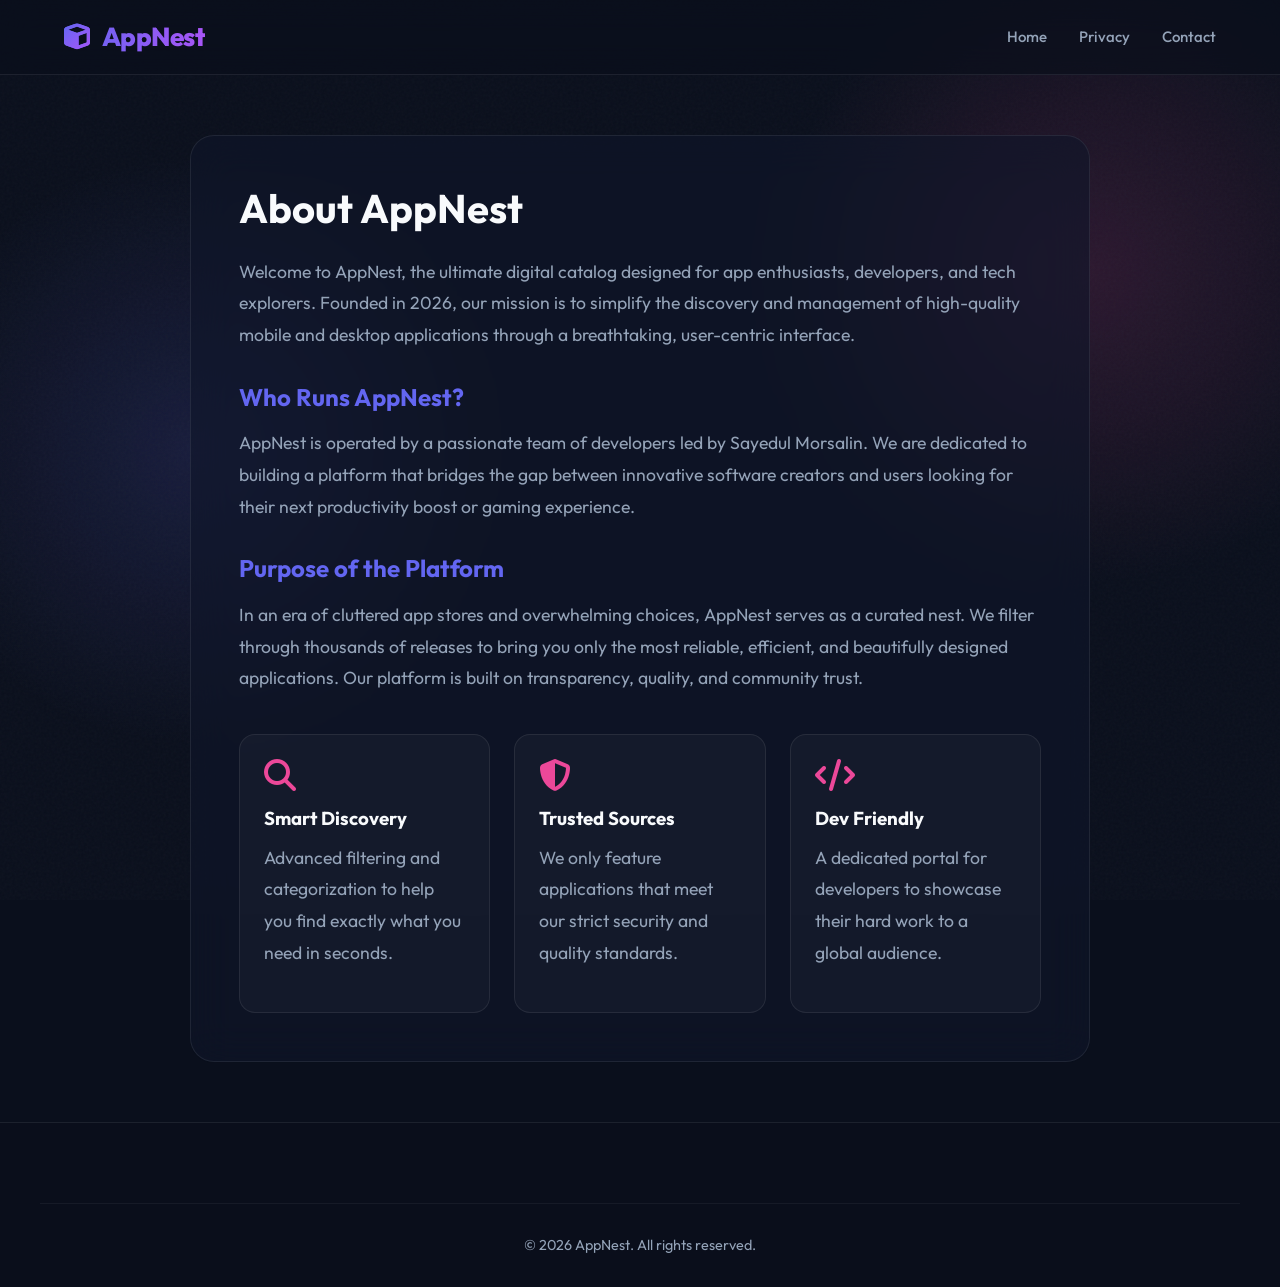
<file: about.html>
<!DOCTYPE html>
<html lang="en">
<head>
    <meta charset="UTF-8">
    <meta name="viewport" content="width=device-width, initial-scale=1.0">
    <title>About Us - AppNest</title>
    <meta name="description" content="Learn more about AppNest - your premium destination for discovering and managing the best applications.">
    <link rel="stylesheet" href="https://cdnjs.cloudflare.com/ajax/libs/font-awesome/6.4.0/css/all.min.css">
    <link rel="stylesheet" href="styles.css">
    <style>
        .about-section {
            max-width: 900px;
            margin: 60px auto;
            background: var(--bg-card);
            border: 1px solid var(--glass-border);
            border-radius: 24px;
            padding: 48px;
            backdrop-filter: blur(20px);
        }
        .about-section h1 { margin-bottom: 24px; font-size: 2.5rem; }
        .about-section h2 { margin-top: 32px; margin-bottom: 16px; color: var(--primary); }
        .about-section p { margin-bottom: 20px; color: var(--text-muted); line-height: 1.8; font-size: 1.1rem; }
        .platform-vision {
            display: grid;
            grid-template-columns: repeat(auto-fit, minmax(250px, 1fr));
            gap: 24px;
            margin-top: 40px;
        }
        .vision-card {
            background: rgba(255, 255, 255, 0.03);
            border: 1px solid var(--glass-border);
            padding: 24px;
            border-radius: 16px;
        }
        .vision-card i { font-size: 2rem; color: var(--secondary); margin-bottom: 16px; }
        .vision-card h3 { margin-bottom: 12px; }
    </style>
</head>
<body>
    <div class="bg-mesh"></div>
    
    <header>
        <div class="container">
            <nav class="navbar">
                <a href="index.html" class="logo">
                    <i class="fas fa-cube"></i>
                    <span>AppNest</span>
                </a>
                <div class="nav-links">
                    <a href="index.html">Home</a>
                    <a href="legal/privacy.html">Privacy</a>
                    <a href="contact.html">Contact</a>
                </div>
            </nav>
        </div>
    </header>

    <main class="container">
        <div class="about-section">
            <h1>About AppNest</h1>
            <p>Welcome to AppNest, the ultimate digital catalog designed for app enthusiasts, developers, and tech explorers. Founded in 2026, our mission is to simplify the discovery and management of high-quality mobile and desktop applications through a breathtaking, user-centric interface.</p>
            
            <h2>Who Runs AppNest?</h2>
            <p>AppNest is operated by a passionate team of developers led by Sayedul Morsalin. We are dedicated to building a platform that bridges the gap between innovative software creators and users looking for their next productivity boost or gaming experience.</p>
            
            <h2>Purpose of the Platform</h2>
            <p>In an era of cluttered app stores and overwhelming choices, AppNest serves as a curated nest. We filter through thousands of releases to bring you only the most reliable, efficient, and beautifully designed applications. Our platform is built on transparency, quality, and community trust.</p>

            <div class="platform-vision">
                <div class="vision-card">
                    <i class="fas fa-search"></i>
                    <h3>Smart Discovery</h3>
                    <p>Advanced filtering and categorization to help you find exactly what you need in seconds.</p>
                </div>
                <div class="vision-card">
                    <i class="fas fa-shield-halved"></i>
                    <h3>Trusted Sources</h3>
                    <p>We only feature applications that meet our strict security and quality standards.</p>
                </div>
                <div class="vision-card">
                    <i class="fas fa-code"></i>
                    <h3>Dev Friendly</h3>
                    <p>A dedicated portal for developers to showcase their hard work to a global audience.</p>
                </div>
            </div>
        </div>
    </main>

    <footer style="margin-top: 40px;">
        <div class="container copyright">
            <p>&copy; 2026 AppNest. All rights reserved.</p>
        </div>
    </footer>
</body>
</html>
</file>
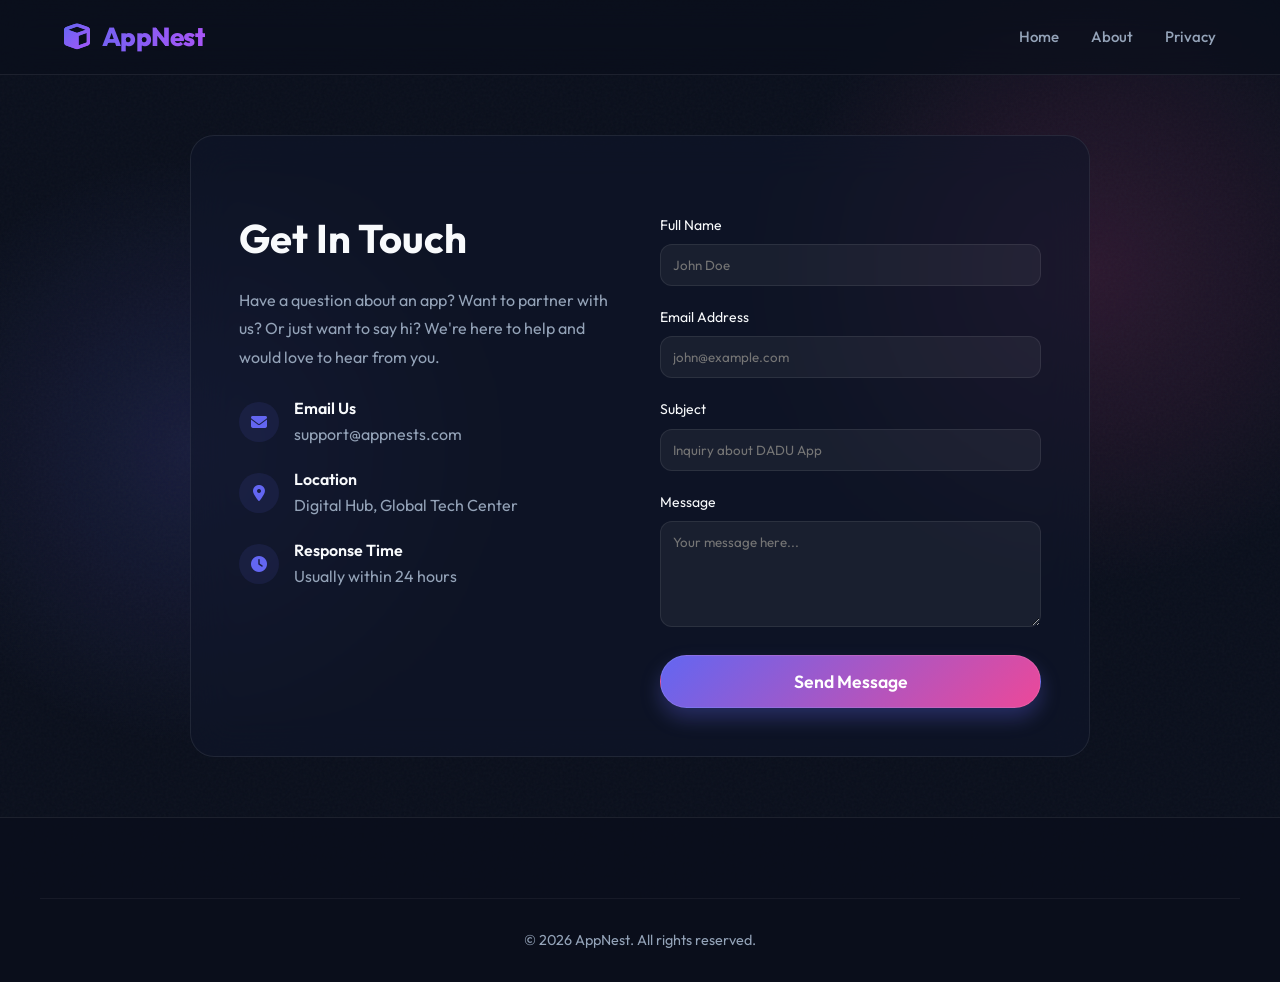
<file: contact.html>
<!DOCTYPE html>
<html lang="en">
<head>
    <meta charset="UTF-8">
    <meta name="viewport" content="width=device-width, initial-scale=1.0">
    <title>Contact Us - AppNest</title>
    <meta name="description" content="Get in touch with the AppNest team for support, feedback, or developer inquiries.">
    <link rel="stylesheet" href="https://cdnjs.cloudflare.com/ajax/libs/font-awesome/6.4.0/css/all.min.css">
    <link rel="stylesheet" href="styles.css">
    <style>
        .contact-section {
            max-width: 900px;
            margin: 60px auto;
            background: var(--bg-card);
            border: 1px solid var(--glass-border);
            border-radius: 24px;
            padding: 48px;
            backdrop-filter: blur(20px);
        }
        .contact-grid {
            display: grid;
            grid-template-columns: 1fr 1fr;
            gap: 40px;
            margin-top: 30px;
        }
        .contact-info h1 { margin-bottom: 24px; font-size: 2.5rem; }
        .contact-info p { margin-bottom: 24px; color: var(--text-muted); line-height: 1.8; }
        .info-item { display: flex; align-items: center; gap: 15px; margin-bottom: 20px; }
        .info-item i { width: 40px; height: 40px; background: rgba(99, 102, 241, 0.1); color: var(--primary); border-radius: 50%; display: flex; align-items: center; justify-content: center; }
        
        .contact-form .form-group { margin-bottom: 20px; }
        .contact-form label { display: block; margin-bottom: 8px; font-size: 14px; }
        .contact-form input, .contact-form textarea {
            width: 100%;
            padding: 12px;
            background: rgba(255, 255, 255, 0.05);
            border: 1px solid var(--glass-border);
            border-radius: 12px;
            color: #fff;
            outline: none;
        }
        .contact-form input:focus, .contact-form textarea:focus { border-color: var(--primary); }
        .submit-btn { width: 100%; cursor: pointer; }

        @media (max-width: 768px) {
            .contact-grid { grid-template-columns: 1fr; }
        }
    </style>
</head>
<body>
    <div class="bg-mesh"></div>
    
    <header>
        <div class="container">
            <nav class="navbar">
                <a href="index.html" class="logo">
                    <i class="fas fa-cube"></i>
                    <span>AppNest</span>
                </a>
                <div class="nav-links">
                    <a href="index.html">Home</a>
                    <a href="about.html">About</a>
                    <a href="legal/privacy.html">Privacy</a>
                </div>
            </nav>
        </div>
    </header>

    <main class="container">
        <div class="contact-section">
            <div class="contact-grid">
                <div class="contact-info">
                    <h1>Get In Touch</h1>
                    <p>Have a question about an app? Want to partner with us? Or just want to say hi? We're here to help and would love to hear from you.</p>
                    
                    <div class="info-item">
                        <i class="fas fa-envelope"></i>
                        <div>
                            <div style="font-weight: 600;">Email Us</div>
                            <div style="color: var(--text-muted);">support@appnests.com</div>
                        </div>
                    </div>
                    <div class="info-item">
                        <i class="fas fa-location-dot"></i>
                        <div>
                            <div style="font-weight: 600;">Location</div>
                            <div style="color: var(--text-muted);">Digital Hub, Global Tech Center</div>
                        </div>
                    </div>
                    <div class="info-item">
                        <i class="fas fa-clock"></i>
                        <div>
                            <div style="font-weight: 600;">Response Time</div>
                            <div style="color: var(--text-muted);">Usually within 24 hours</div>
                        </div>
                    </div>
                </div>

                <div class="contact-form">
                    <form onsubmit="event.preventDefault(); alert('Message sent! We will get back to you soon.');">
                        <div class="form-group">
                            <label>Full Name</label>
                            <input type="text" placeholder="John Doe" required>
                        </div>
                        <div class="form-group">
                            <label>Email Address</label>
                            <input type="email" placeholder="john@example.com" required>
                        </div>
                        <div class="form-group">
                            <label>Subject</label>
                            <input type="text" placeholder="Inquiry about DADU App" required>
                        </div>
                        <div class="form-group">
                            <label>Message</label>
                            <textarea rows="5" placeholder="Your message here..." required></textarea>
                        </div>
                        <button type="submit" class="cta-button submit-btn">Send Message</button>
                    </form>
                </div>
            </div>
        </div>
    </main>

    <footer style="margin-top: 40px;">
        <div class="container copyright">
            <p>&copy; 2026 AppNest. All rights reserved.</p>
        </div>
    </footer>
</body>
</html>
</file>
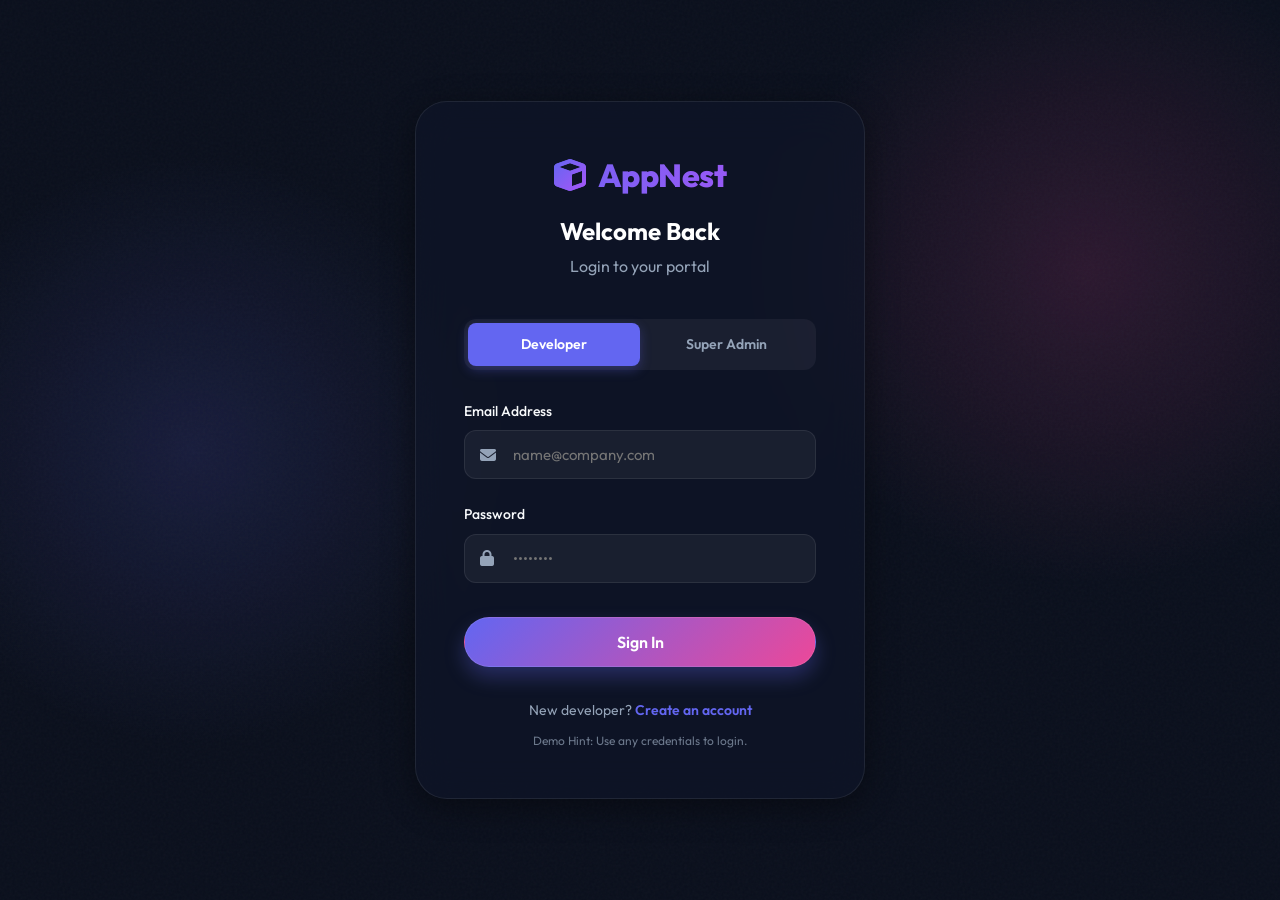
<file: dev-dashboard.html>
<!DOCTYPE html>
<html lang="en">
<head>
    <meta charset="UTF-8">
    <meta name="viewport" content="width=device-width, initial-scale=1.0">
    <title>Developer Dashboard - AppNest</title>
    <link rel="stylesheet" href="https://cdnjs.cloudflare.com/ajax/libs/font-awesome/6.4.0/css/all.min.css">
    <link rel="stylesheet" href="styles.css">
    <style>
        :root {
            --sidebar-width: 260px;
        }

        body {
            display: flex;
            min-height: 100vh;
        }

        /* Sidebar */
        .sidebar {
            width: var(--sidebar-width);
            background: rgba(10, 15, 28, 0.95);
            backdrop-filter: blur(20px);
            border-right: 1px solid var(--glass-border);
            padding: 30px 20px;
            display: flex;
            flex-direction: column;
            position: fixed;
            height: 100vh;
            z-index: 100;
        }

        .sidebar-logo {
            margin-bottom: 40px;
            padding-left: 10px;
        }

        .sidebar-nav {
            flex-grow: 1;
        }

        .nav-item {
            display: flex;
            align-items: center;
            gap: 12px;
            padding: 12px 16px;
            color: var(--text-muted);
            border-radius: 12px;
            margin-bottom: 8px;
            transition: all 0.3s;
            cursor: pointer;
        }

        .nav-item:hover, .nav-item.active {
            background: rgba(99, 102, 241, 0.1);
            color: #fff;
        }

        .nav-item.active {
            background: var(--primary);
            box-shadow: 0 4px 12px rgba(99, 102, 241, 0.3);
        }

        /* Main Content */
        .main-content {
            margin-left: var(--sidebar-width);
            flex-grow: 1;
            padding: 40px;
            max-width: calc(100% - var(--sidebar-width));
        }

        .dashboard-header {
            display: flex;
            justify-content: space-between;
            align-items: center;
            margin-bottom: 40px;
        }

        .user-profile {
            display: flex;
            align-items: center;
            gap: 12px;
            background: var(--bg-card);
            padding: 8px 16px;
            border-radius: 30px;
            border: 1px solid var(--glass-border);
        }

        .user-avatar {
            width: 36px;
            height: 36px;
            border-radius: 50%;
            background: linear-gradient(45deg, var(--primary), var(--secondary));
            display: flex;
            align-items: center;
            justify-content: center;
            font-weight: bold;
        }

        /* Stats Grid */
        .stats-grid {
            display: grid;
            grid-template-columns: repeat(auto-fit, minmax(240px, 1fr));
            gap: 24px;
            margin-bottom: 40px;
        }

        .stat-card {
            background: var(--bg-card);
            border: 1px solid var(--glass-border);
            padding: 24px;
            border-radius: 24px;
            transition: transform 0.3s;
        }

        .stat-card:hover {
            transform: translateY(-5px);
        }

        .stat-icon {
            width: 48px;
            height: 48px;
            border-radius: 12px;
            display: flex;
            align-items: center;
            justify-content: center;
            font-size: 20px;
            margin-bottom: 16px;
        }

        .stat-value {
            font-size: 28px;
            font-weight: 700;
            margin-bottom: 4px;
        }

        .stat-label {
            color: var(--text-muted);
            font-size: 14px;
        }

        .stat-trend {
            font-size: 12px;
            display: flex;
            align-items: center;
            gap: 4px;
            margin-top: 8px;
        }

        .trend-up { color: #10b981; }
        .trend-down { color: #ef4444; }

        /* Apps Table Area */
        .content-card {
            background: var(--bg-card);
            border: 1px solid var(--glass-border);
            border-radius: 24px;
            padding: 30px;
        }

        .card-header {
            display: flex;
            justify-content: space-between;
            align-items: center;
            margin-bottom: 24px;
        }

        .card-title {
            font-size: 20px;
            font-weight: 600;
        }

        .apps-table {
            width: 100%;
            border-collapse: collapse;
        }

        .apps-table th {
            text-align: left;
            padding: 12px 16px;
            color: var(--text-muted);
            font-weight: 500;
            font-size: 14px;
            border-bottom: 1px solid var(--glass-border);
        }

        .apps-table td {
            padding: 16px;
            border-bottom: 1px solid rgba(255, 255, 255, 0.05);
        }

        .app-item-info {
            display: flex;
            align-items: center;
            gap: 12px;
        }

        .app-icon-mini {
            width: 40px;
            height: 40px;
            border-radius: 10px;
            object-fit: cover;
        }

        .status-badge {
            padding: 4px 12px;
            border-radius: 20px;
            font-size: 12px;
            font-weight: 600;
        }

        .status-live { background: rgba(16, 185, 129, 0.1); color: #10b981; }
        .status-pending { background: rgba(245, 158, 11, 0.1); color: #f59e0b; }

        .action-btns {
            display: flex;
            gap: 8px;
        }

        .action-btn {
            width: 32px;
            height: 32px;
            border-radius: 8px;
            display: flex;
            align-items: center;
            justify-content: center;
            background: rgba(255, 255, 255, 0.05);
            border: 1px solid var(--glass-border);
            color: var(--text-muted);
            transition: all 0.3s;
            cursor: pointer;
        }

        .action-btn:hover {
            color: #fff;
            background: var(--primary);
            border-color: var(--primary);
        }

        @media (max-width: 1024px) {
            .sidebar { width: 80px; padding: 30px 10px; }
            .sidebar-logo span, .nav-item span { display: none; }
            .nav-item { justify-content: center; }
            .main-content { margin-left: 80px; max-width: calc(100% - 80px); }
        }
    </style>
</head>
<body>
    <div class="bg-mesh"></div>

    <aside class="sidebar">
        <div class="sidebar-logo">
            <div class="logo">
                <i class="fas fa-cube"></i>
                <span>AppNest</span>
            </div>
        </div>

        <nav class="sidebar-nav">
            <div class="nav-item active">
                <i class="fas fa-th-large"></i>
                <span>Dashboard</span>
            </div>
            <div class="nav-item">
                <i class="fas fa-mobile-alt"></i>
                <span>My Apps</span>
            </div>
            <div class="nav-item">
                <i class="fas fa-chart-line"></i>
                <span>Analytics</span>
            </div>
            <div class="nav-item">
                <i class="fas fa-wallet"></i>
                <span>Earnings</span>
            </div>
            <div class="nav-item">
                <i class="fas fa-cog"></i>
                <span>Settings</span>
            </div>
        </nav>

        <div class="nav-item" onclick="logout()">
            <i class="fas fa-sign-out-alt"></i>
            <span>Logout</span>
        </div>
    </aside>

    <main class="main-content">
        <header class="dashboard-header">
            <div>
                <h1 style="font-size: 28px;">Developer Console</h1>
                <p style="color: var(--text-muted);">Welcome back, Sayedul!</p>
            </div>
            
            <div class="user-profile">
                <div class="user-avatar">S</div>
                <span style="font-weight: 500;">Sayedul Morsalin</span>
                <i class="fas fa-chevron-down" style="font-size: 12px; color: var(--text-muted);"></i>
            </div>
        </header>

        <div class="stats-grid">
            <div class="stat-card">
                <div class="stat-icon" style="background: rgba(99, 102, 241, 0.1); color: var(--primary);">
                    <i class="fas fa-download"></i>
                </div>
                <div class="stat-value">12.5k</div>
                <div class="stat-label">Total Downloads</div>
                <div class="stat-trend trend-up">
                    <i class="fas fa-arrow-up"></i> 12% from last month
                </div>
            </div>

            <div class="stat-card">
                <div class="stat-icon" style="background: rgba(236, 72, 153, 0.1); color: var(--secondary);">
                    <i class="fas fa-dollar-sign"></i>
                </div>
                <div class="stat-value">$1,240</div>
                <div class="stat-label">Total Revenue</div>
                <div class="stat-trend trend-up">
                    <i class="fas fa-arrow-up"></i> 8% from last month
                </div>
            </div>

            <div class="stat-card">
                <div class="stat-icon" style="background: rgba(6, 182, 212, 0.1); color: var(--accent);">
                    <i class="fas fa-star"></i>
                </div>
                <div class="stat-value">4.8</div>
                <div class="stat-label">Average Rating</div>
                <div class="stat-trend">
                    <span style="color: var(--text-muted);">No change</span>
                </div>
            </div>

            <div class="stat-card">
                <div class="stat-icon" style="background: rgba(245, 158, 11, 0.1); color: #f59e0b;">
                    <i class="fas fa-users"></i>
                </div>
                <div class="stat-value">842</div>
                <div class="stat-label">Active Users</div>
                <div class="stat-trend trend-down">
                    <i class="fas fa-arrow-down"></i> 3% from last week
                </div>
            </div>
        </div>

        <section class="content-card">
            <div class="card-header">
                <h2 class="card-title">Manage Your Apps</h2>
                <button class="cta-button" style="padding: 10px 20px; font-size: 14px;">
                    <i class="fas fa-plus"></i> Publish New App
                </button>
            </div>

            <table class="apps-table">
                <thead>
                    <tr>
                        <th>App Details</th>
                        <th>Category</th>
                        <th>Downloads</th>
                        <th>Status</th>
                        <th>Actions</th>
                    </tr>
                </thead>
                <tbody>
                    <tr>
                        <td>
                            <div class="app-item-info">
                                <img src="https://via.placeholder.com/40/0f172a/6366f1?text=D" class="app-icon-mini" alt="">
                                <div>
                                    <div style="font-weight: 600;">DADU</div>
                                    <div style="font-size: 12px; color: var(--text-muted);">v2.4.0</div>
                                </div>
                            </div>
                        </td>
                        <td style="font-size: 14px;">Sports</td>
                        <td style="font-size: 14px;">8.2k</td>
                        <td><span class="status-badge status-live">Live</span></td>
                        <td>
                            <div class="action-btns">
                                <button class="action-btn"><i class="fas fa-edit"></i></button>
                                <button class="action-btn"><i class="fas fa-chart-bar"></i></button>
                                <button class="action-btn"><i class="fas fa-trash"></i></button>
                            </div>
                        </td>
                    </tr>
                    <tr>
                        <td>
                            <div class="app-item-info">
                                <img src="https://via.placeholder.com/40/0f172a/ec4899?text=A" class="app-icon-mini" alt="">
                                <div>
                                    <div style="font-weight: 600;">Artify Pro</div>
                                    <div style="font-size: 12px; color: var(--text-muted);">v1.0.2</div>
                                </div>
                            </div>
                        </td>
                        <td style="font-size: 14px;">Photography</td>
                        <td style="font-size: 14px;">4.3k</td>
                        <td><span class="status-badge status-live">Live</span></td>
                        <td>
                            <div class="action-btns">
                                <button class="action-btn"><i class="fas fa-edit"></i></button>
                                <button class="action-btn"><i class="fas fa-chart-bar"></i></button>
                                <button class="action-btn"><i class="fas fa-trash"></i></button>
                            </div>
                        </td>
                    </tr>
                    <tr>
                        <td>
                            <div class="app-item-info">
                                <img src="https://via.placeholder.com/40/0f172a/06b6d4?text=N" class="app-icon-mini" alt="">
                                <div>
                                    <div style="font-weight: 600;">NextStep</div>
                                    <div style="font-size: 12px; color: var(--text-muted);">v0.9.0</div>
                                </div>
                            </div>
                        </td>
                        <td style="font-size: 14px;">Productivity</td>
                        <td style="font-size: 14px;">0</td>
                        <td><span class="status-badge status-pending">Pending Approval</span></td>
                        <td>
                            <div class="action-btns">
                                <button class="action-btn"><i class="fas fa-edit"></i></button>
                                <button class="action-btn"><i class="fas fa-trash"></i></button>
                            </div>
                        </td>
                    </tr>
                </tbody>
            </table>
        </section>
    </main>

    <script>
        // Simple auth check
        const isLoggedIn = localStorage.getItem('appnest_logged_in') === 'true';
        const userRole = localStorage.getItem('appnest_user_role');

        if(!isLoggedIn || (userRole !== 'dev' && userRole !== 'admin')) {
            window.location.href = 'login.html';
        }

        function logout() {
            localStorage.removeItem('appnest_logged_in');
            localStorage.removeItem('appnest_user_role');
            window.location.href = 'login.html';
        }
    </script>
</body>
</html>
</file>
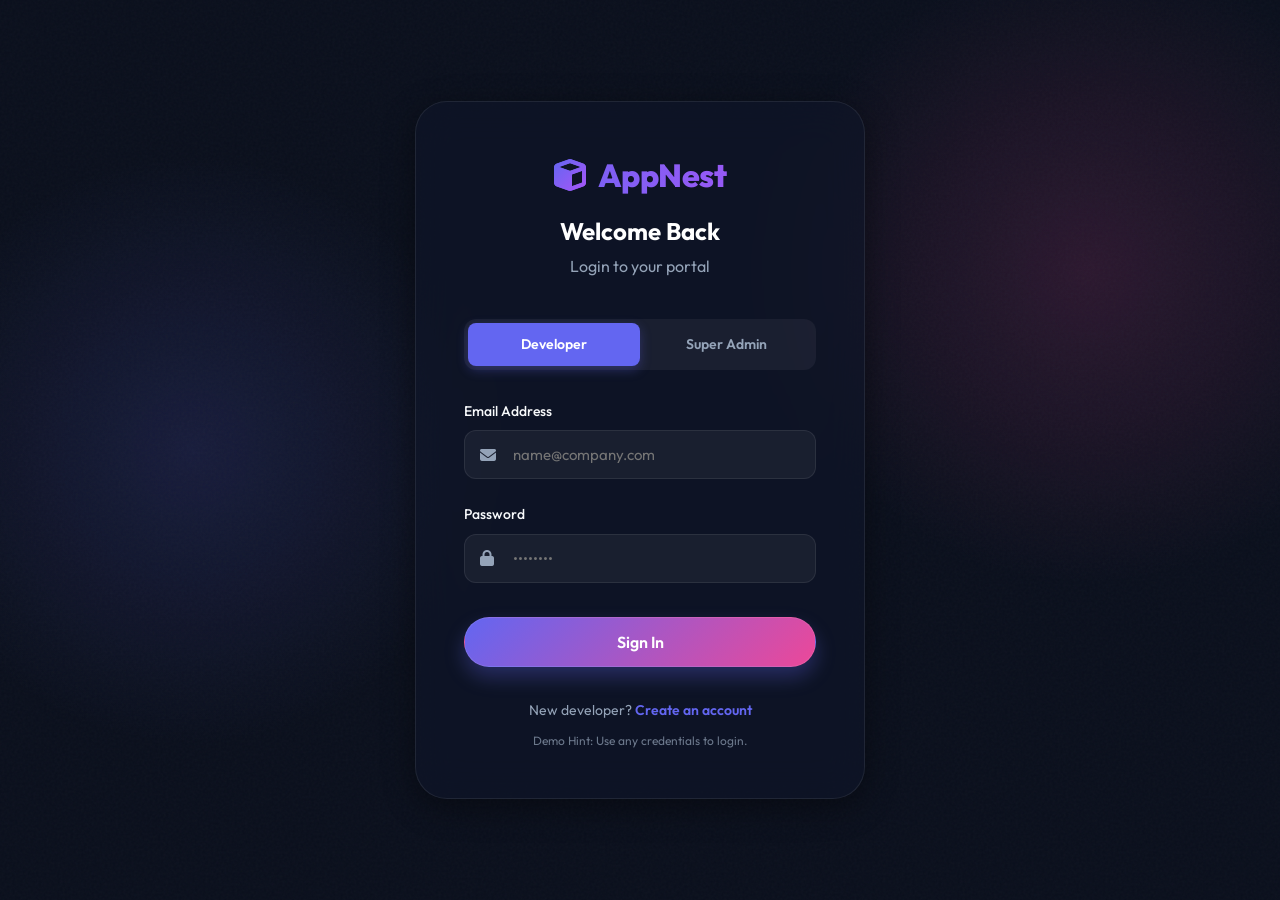
<file: login.html>
<!DOCTYPE html>
<html lang="en">
<head>
    <meta charset="UTF-8">
    <meta name="viewport" content="width=device-width, initial-scale=1.0">
    <title>Login - AppNest Admin</title>
    <link rel="stylesheet" href="https://cdnjs.cloudflare.com/ajax/libs/font-awesome/6.4.0/css/all.min.css">
    <link rel="stylesheet" href="styles.css">
    <style>
        .login-section {
            display: flex;
            align-items: center;
            justify-content: center;
            min-height: 100vh;
            padding: 20px;
        }

        .login-card {
            background: var(--bg-card);
            border: 1px solid var(--glass-border);
            backdrop-filter: blur(20px);
            -webkit-backdrop-filter: blur(20px);
            border-radius: 32px;
            padding: 48px;
            width: 100%;
            max-width: 450px;
            box-shadow: var(--glass-shadow);
            animation: slideUp 0.6s ease-out;
        }

        @keyframes slideUp {
            from { opacity: 0; transform: translateY(30px); }
            to { opacity: 1; transform: translateY(0); }
        }

        .login-header {
            text-align: center;
            margin-bottom: 40px;
        }

        .login-header .logo {
            justify-content: center;
            margin-bottom: 16px;
            font-size: 32px;
        }

        .login-header h2 {
            font-size: 24px;
            color: #fff;
            margin-bottom: 8px;
        }

        .login-header p {
            color: var(--text-muted);
        }

        .form-group {
            margin-bottom: 24px;
        }

        .form-group label {
            display: block;
            margin-bottom: 8px;
            color: var(--text-main);
            font-size: 14px;
            font-weight: 500;
        }

        .input-wrapper {
            position: relative;
        }

        .input-wrapper i {
            position: absolute;
            left: 16px;
            top: 50%;
            transform: translateY(-50%);
            color: var(--text-muted);
        }

        .input-wrapper input {
            width: 100%;
            background: rgba(255, 255, 255, 0.05);
            border: 1px solid var(--glass-border);
            border-radius: 12px;
            padding: 14px 14px 14px 48px;
            color: #fff;
            font-size: 15px;
            transition: all 0.3s;
        }

        .input-wrapper input:focus {
            outline: none;
            border-color: var(--primary);
            background: rgba(255, 255, 255, 0.08);
            box-shadow: 0 0 15px var(--primary-glow);
        }

        .login-btn {
            width: 100%;
            padding: 14px;
            margin-top: 10px;
            font-size: 16px;
        }

        .login-footer {
            margin-top: 32px;
            text-align: center;
            color: var(--text-muted);
            font-size: 14px;
        }

        .login-footer a {
            color: var(--primary);
            font-weight: 600;
        }

        .role-switch {
            display: flex;
            background: rgba(255, 255, 255, 0.05);
            padding: 4px;
            border-radius: 12px;
            margin-bottom: 30px;
        }

        .role-option {
            flex: 1;
            padding: 10px;
            text-align: center;
            cursor: pointer;
            border-radius: 8px;
            font-size: 14px;
            font-weight: 600;
            transition: all 0.3s;
            color: var(--text-muted);
        }

        .role-option.active {
            background: var(--primary);
            color: #fff;
            box-shadow: 0 4px 12px rgba(99, 102, 241, 0.3);
        }
    </style>
</head>
<body>
    <div class="bg-mesh"></div>

    <div class="login-section">
        <div class="login-card">
            <div class="login-header">
                <div class="logo">
                    <i class="fas fa-cube"></i>
                    <span>AppNest</span>
                </div>
                <h2>Welcome Back</h2>
                <p>Login to your portal</p>
            </div>

            <div class="role-switch">
                <div class="role-option active" onclick="setRole('dev')">Developer</div>
                <div class="role-option" onclick="setRole('admin')">Super Admin</div>
            </div>

            <form id="loginForm">
                <div class="form-group">
                    <label>Email Address</label>
                    <div class="input-wrapper">
                        <i class="fas fa-envelope"></i>
                        <input type="email" id="email" placeholder="name@company.com" required>
                    </div>
                </div>

                <div class="form-group">
                    <label>Password</label>
                    <div class="input-wrapper">
                        <i class="fas fa-lock"></i>
                        <input type="password" id="password" placeholder="••••••••" required>
                    </div>
                </div>

                <button type="submit" class="cta-button login-btn">Sign In</button>
            </form>

            <div class="login-footer">
                <p>New developer? <a href="#">Create an account</a></p>
                <p style="margin-top: 10px; font-size: 12px; opacity: 0.7;">
                    Demo Hint: Use any credentials to login.
                </p>
            </div>
        </div>
    </div>

    <script>
        let selectedRole = 'dev';

        function setRole(role) {
            selectedRole = role;
            document.querySelectorAll('.role-option').forEach(opt => {
                opt.classList.remove('active');
                if(opt.innerText.toLowerCase().includes(role)) {
                    opt.classList.add('active');
                }
            });
            
            const headerP = document.querySelector('.login-header p');
            headerP.innerText = role === 'dev' ? 'Login to your Developer portal' : 'Login to Super Admin portal';
        }

        document.getElementById('loginForm').addEventListener('submit', (e) => {
            e.preventDefault();
            // Store session and redirect
            localStorage.setItem('appnest_user_role', selectedRole);
            localStorage.setItem('appnest_logged_in', 'true');
            
            if(selectedRole === 'dev') {
                window.location.href = 'dev-dashboard.html';
            } else {
                window.location.href = 'admin-dashboard.html';
            }
        });
    </script>
</body>
</html>
</file>
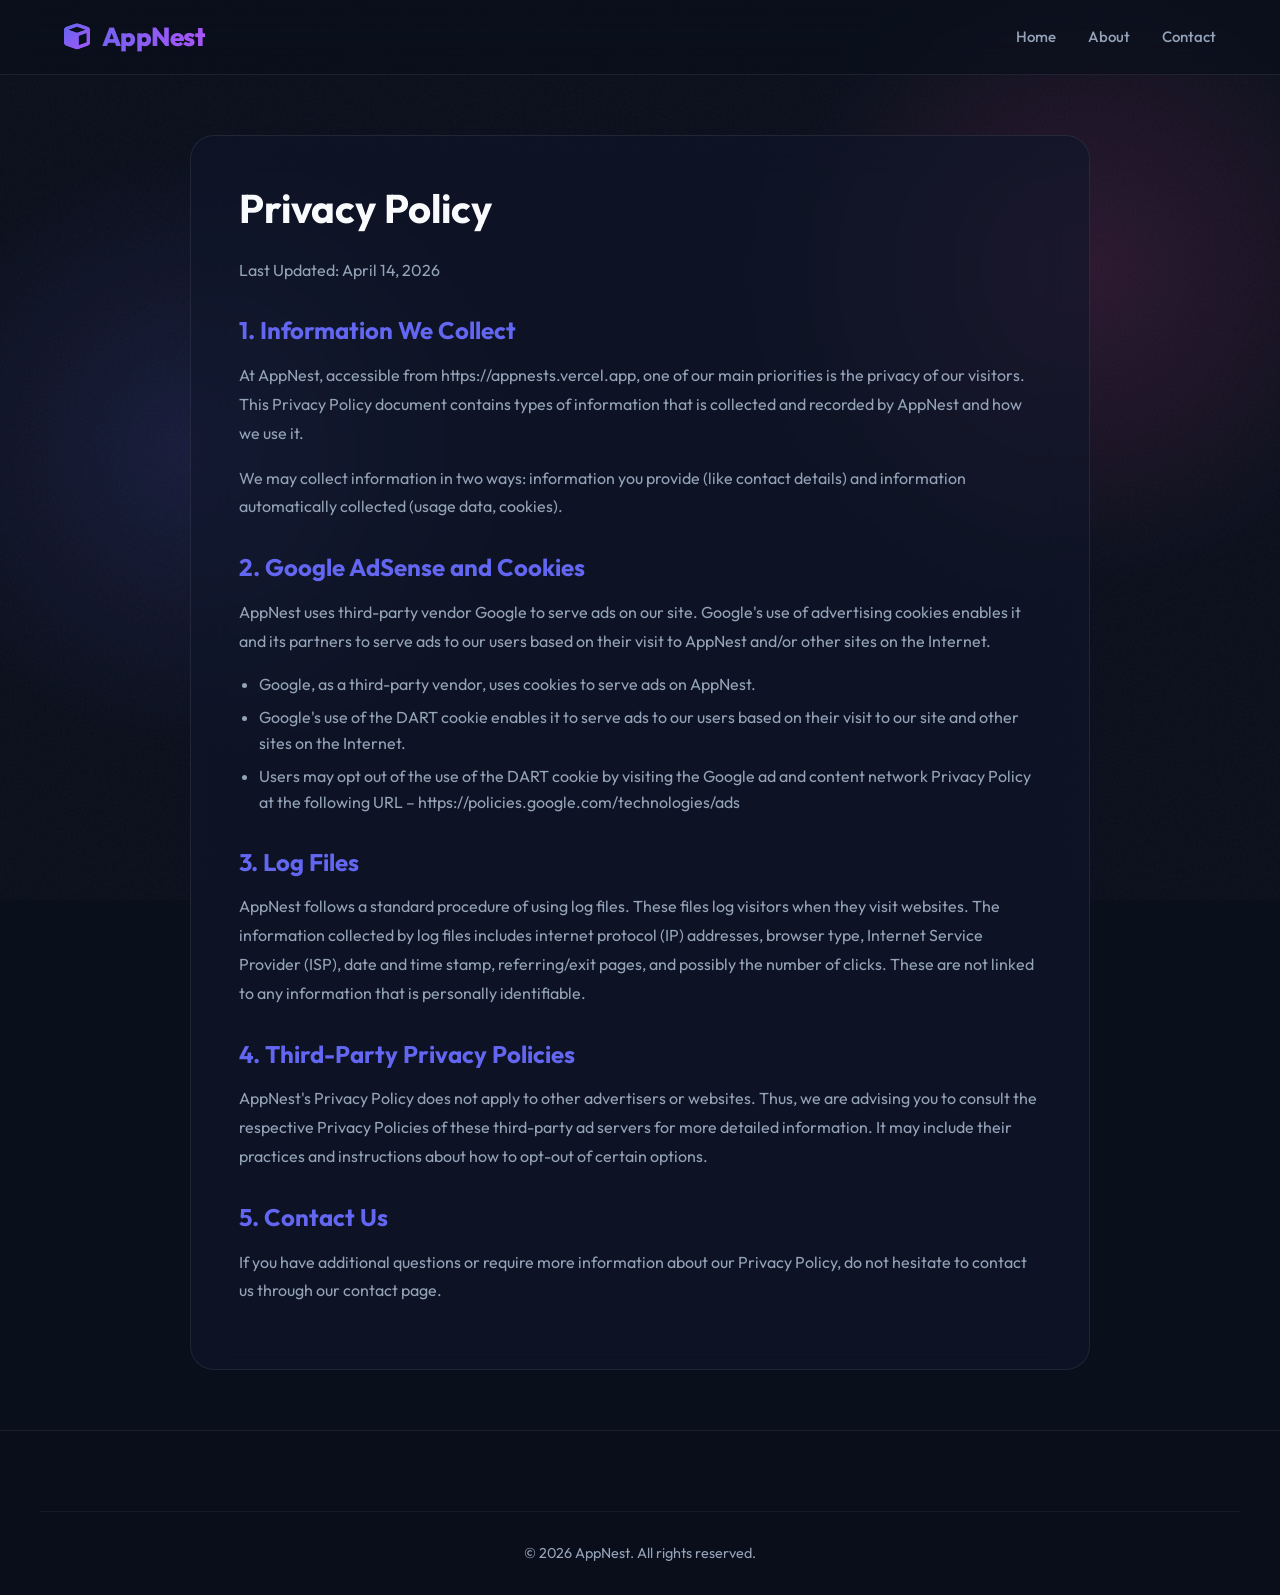
<file: legal/privacy.html>
<!DOCTYPE html>
<html lang="en">
<head>
    <meta charset="UTF-8">
    <meta name="viewport" content="width=device-width, initial-scale=1.0">
    <title>Privacy Policy - AppNest</title>
    <meta name="description" content="AppNest Privacy Policy detailing how we handle user data and our use of Google AdSense and cookies.">
    <link rel="stylesheet" href="https://cdnjs.cloudflare.com/ajax/libs/font-awesome/6.4.0/css/all.min.css">
    <link rel="stylesheet" href="../styles.css">
    <style>
        .policy-container {
            max-width: 900px;
            margin: 60px auto;
            background: var(--bg-card);
            border: 1px solid var(--glass-border);
            border-radius: 24px;
            padding: 48px;
            backdrop-filter: blur(20px);
        }
        .policy-container h1 { margin-bottom: 24px; font-size: 2.5rem; }
        .policy-container h2 { margin-top: 32px; margin-bottom: 16px; color: var(--primary); }
        .policy-container p { margin-bottom: 16px; color: var(--text-muted); line-height: 1.8; }
        .policy-container ul { margin-bottom: 16px; padding-left: 20px; color: var(--text-muted); }
        .policy-container li { margin-bottom: 8px; }
    </style>
</head>
<body>
    <div class="bg-mesh"></div>
    
    <header>
        <div class="container">
            <nav class="navbar">
                <a href="../index.html" class="logo">
                    <i class="fas fa-cube"></i>
                    <span>AppNest</span>
                </a>
                <div class="nav-links">
                    <a href="../index.html">Home</a>
                    <a href="../about.html">About</a>
                    <a href="../contact.html">Contact</a>
                </div>
            </nav>
        </div>
    </header>

    <main class="container">
        <div class="policy-container">
            <h1>Privacy Policy</h1>
            <p>Last Updated: April 14, 2026</p>

            <h2>1. Information We Collect</h2>
            <p>At AppNest, accessible from https://appnests.vercel.app, one of our main priorities is the privacy of our visitors. This Privacy Policy document contains types of information that is collected and recorded by AppNest and how we use it.</p>
            <p>We may collect information in two ways: information you provide (like contact details) and information automatically collected (usage data, cookies).</p>

            <h2>2. Google AdSense and Cookies</h2>
            <p>AppNest uses third-party vendor Google to serve ads on our site. Google's use of advertising cookies enables it and its partners to serve ads to our users based on their visit to AppNest and/or other sites on the Internet.</p>
            <ul>
                <li>Google, as a third-party vendor, uses cookies to serve ads on AppNest.</li>
                <li>Google's use of the DART cookie enables it to serve ads to our users based on their visit to our site and other sites on the Internet.</li>
                <li>Users may opt out of the use of the DART cookie by visiting the Google ad and content network Privacy Policy at the following URL – https://policies.google.com/technologies/ads</li>
            </ul>

            <h2>3. Log Files</h2>
            <p>AppNest follows a standard procedure of using log files. These files log visitors when they visit websites. The information collected by log files includes internet protocol (IP) addresses, browser type, Internet Service Provider (ISP), date and time stamp, referring/exit pages, and possibly the number of clicks. These are not linked to any information that is personally identifiable.</p>

            <h2>4. Third-Party Privacy Policies</h2>
            <p>AppNest's Privacy Policy does not apply to other advertisers or websites. Thus, we are advising you to consult the respective Privacy Policies of these third-party ad servers for more detailed information. It may include their practices and instructions about how to opt-out of certain options.</p>

            <h2>5. Contact Us</h2>
            <p>If you have additional questions or require more information about our Privacy Policy, do not hesitate to contact us through our contact page.</p>
        </div>
    </main>

    <footer style="margin-top: 40px;">
        <div class="container copyright">
            <p>&copy; 2026 AppNest. All rights reserved.</p>
        </div>
    </footer>
</body>
</html>
</file>
<file: styles.css>
@import url('https://fonts.googleapis.com/css2?family=Outfit:wght@300;400;500;600;700;800&display=swap');

:root {
    --primary: #6366f1;
    --primary-glow: rgba(99, 102, 241, 0.5);
    --secondary: #ec4899;
    --accent: #06b6d4;
    --bg-dark: #0a0f1c; /* Very deep dark navy/black */
    --bg-card: rgba(15, 23, 42, 0.6); /* Translucent slate */
    --bg-card-hover: rgba(30, 41, 59, 0.8);
    --text-main: #f8fafc;
    --text-muted: #94a3b8;
    --glass-border: rgba(255, 255, 255, 0.08);
    --glass-border-hover: rgba(255, 255, 255, 0.2);
    --glass-shadow: 0 8px 32px 0 rgba(0, 0, 0, 0.4);
    --gradient-text: linear-gradient(135deg, #a5b4fc, #ec4899);
}

* {
    margin: 0;
    padding: 0;
    box-sizing: border-box;
    font-family: 'Outfit', sans-serif;
}

body {
    background-color: var(--bg-dark);
    color: var(--text-main);
    line-height: 1.6;
    overflow-x: hidden;
}

/* Base layout & typography */
.container {
    width: 100%;
    max-width: 1200px;
    margin: 0 auto;
    padding: 0 24px;
}

h1, h2, h3, h4 {
    font-weight: 700;
    line-height: 1.2;
}

a {
    color: inherit;
    text-decoration: none;
}

/* Background animated glow */
.bg-mesh {
    position: fixed;
    top: 0; left: 0;
    width: 100vw; height: 100vh;
    z-index: -1;
    overflow: hidden;
    background: radial-gradient(circle at 15% 50%, rgba(99, 102, 241, 0.15), transparent 25%),
                radial-gradient(circle at 85% 30%, rgba(236, 72, 153, 0.15), transparent 25%);
}

.bg-mesh::after {
    content: '';
    position: absolute;
    top: 0; left: 0; right: 0; bottom: 0;
    background: url("data:image/svg+xml,%3Csvg viewBox='0 0 400 400' xmlns='http://www.w3.org/2000/svg'%3E%3Cfilter id='noiseFilter'%3E%3CfeTurbulence type='fractalNoise' baseFrequency='0.85' numOctaves='3' stitchTiles='stitch'/%3E%3C/filter%3E%3Crect width='100%25' height='100%25' filter='url(%23noiseFilter)' opacity='0.03'/%3E%3C/svg%3E");
    z-index: -1;
}

/* Header & Nav - Glassmorphism */
header {
    position: sticky;
    top: 0;
    z-index: 100;
    background: rgba(10, 15, 28, 0.7);
    backdrop-filter: blur(16px);
    -webkit-backdrop-filter: blur(16px);
    border-bottom: 1px solid var(--glass-border);
}

.navbar {
    display: flex;
    justify-content: space-between;
    align-items: center;
    padding: 16px 0;
}

.logo {
    display: flex;
    align-items: center;
    gap: 12px;
    font-size: 26px;
    font-weight: 800;
    background: linear-gradient(to right, #6366f1, #a855f7);
    -webkit-background-clip: text;
    -webkit-text-fill-color: transparent;
    letter-spacing: -0.5px;
}

.logo i {
    background: linear-gradient(135deg, #6366f1, #a855f7);
    -webkit-background-clip: text;
    -webkit-text-fill-color: transparent;
}

.nav-links {
    display: flex;
    gap: 32px;
}

.nav-links a {
    color: var(--text-muted);
    font-weight: 500;
    transition: all 0.3s;
    font-size: 15px;
    position: relative;
}

.nav-links a:hover, .nav-links a.active {
    color: #fff;
}

.nav-links a::after {
    content: '';
    position: absolute;
    width: 0; height: 2px;
    bottom: -4px; left: 0;
    background: linear-gradient(90deg, var(--primary), var(--secondary));
    transition: width 0.3s ease;
}

.nav-links a:hover::after {
    width: 100%;
}

.nav-login-btn {
    background: rgba(255, 255, 255, 0.05);
    padding: 8px 16px !important;
    border-radius: 20px;
    border: 1px solid var(--glass-border);
    display: flex;
    align-items: center;
    gap: 8px;
    color: #fff !important;
}

.nav-login-btn:hover {
    background: var(--primary) !important;
    border-color: var(--primary);
    transform: translateY(-2px);
}

.nav-login-btn::after {
    display: none !important;
}

.search-bar {
    display: flex;
    align-items: center;
    background: rgba(255, 255, 255, 0.05);
    border: 1px solid var(--glass-border);
    border-radius: 24px;
    padding: 10px 18px;
    width: 280px;
    transition: all 0.3s ease;
    position: relative;
}

.search-bar:focus-within {
    border-color: var(--primary);
    background: rgba(255, 255, 255, 0.08);
    box-shadow: 0 0 15px var(--primary-glow);
}

.search-bar input {
    border: none;
    background: transparent;
    outline: none;
    color: #fff;
    width: 100%;
    padding: 0 10px;
    font-size: 14px;
}

.search-bar input::placeholder {
    color: var(--text-muted);
}

.search-bar i {
    color: var(--text-muted);
}

.mobile-menu {
    display: none;
    font-size: 24px;
    color: var(--text-main);
    cursor: pointer;
}

/* Hero Section */
.hero {
    padding: 120px 0 80px;
    text-align: center;
    position: relative;
}

.hero h1 {
    font-size: 4rem;
    margin-bottom: 24px;
    letter-spacing: -1px;
    background: linear-gradient(to right, #fff, #a5b4fc);
    -webkit-background-clip: text;
    -webkit-text-fill-color: transparent;
    line-height: 1.1;
}

.hero p {
    font-size: 1.2rem;
    color: var(--text-muted);
    max-width: 600px;
    margin: 0 auto 40px;
    font-weight: 300;
}

/* Glassmorphic buttons */
.cta-button {
    display: inline-block;
    background: linear-gradient(135deg, var(--primary), var(--secondary));
    color: #fff;
    padding: 14px 36px;
    border-radius: 30px;
    text-decoration: none;
    font-weight: 600;
    font-size: 1.1rem;
    transition: all 0.3s;
    border: 1px solid rgba(255, 255, 255, 0.1);
    box-shadow: 0 10px 20px rgba(99, 102, 241, 0.3);
    position: relative;
    overflow: hidden;
}

.cta-button::before {
    content: '';
    position: absolute;
    top: 0; left: -100%;
    width: 100%; height: 100%;
    background: linear-gradient(90deg, transparent, rgba(255,255,255,0.2), transparent);
    transition: left 0.5s;
}

.cta-button:hover::before {
    left: 100%;
}

.cta-button:hover {
    transform: translateY(-3px);
    box-shadow: 0 15px 30px rgba(99, 102, 241, 0.4);
}

/* Search Results UI inside Nav */
.search-results {
    display: none;
    position: absolute;
    top: calc(100% + 10px);
    left: 0;
    width: 100%;
    background: rgba(15, 23, 42, 0.95);
    backdrop-filter: blur(16px);
    border: 1px solid var(--glass-border);
    border-radius: 16px;
    box-shadow: var(--glass-shadow);
    z-index: 10;
    max-height: 300px;
    overflow-y: auto;
}

.search-results.active {
    display: block;
    animation: fadeIn 0.2s ease-out;
}

.search-result-item {
    padding: 12px 16px;
    border-bottom: 1px solid rgba(255, 255, 255, 0.05);
    cursor: pointer;
    transition: background 0.2s;
    color: var(--text-main);
}

.search-result-item:last-child {
    border-bottom: none;
}

.search-result-item:hover {
    background: rgba(255, 255, 255, 0.05);
}

.search-result-item small {
    color: var(--primary);
    font-size: 0.8rem;
    font-weight: 500;
}

@keyframes fadeIn {
    from { opacity: 0; transform: translateY(-10px); }
    to { opacity: 1; transform: translateY(0); }
}

/* Section Titles */
.section-title {
    font-size: 2.2rem;
    margin-bottom: 40px;
    display: flex;
    align-items: center;
    gap: 12px;
}

.section-title::before {
    content: '';
    display: block;
    width: 8px; height: 32px;
    background: linear-gradient(to bottom, var(--primary), var(--secondary));
    border-radius: 4px;
}

/* Glassmorphism Cards Container Style */
.glass-container {
    padding: 60px 0;
}

/* Components: Categories Grid */
.categories {
    display: grid;
    grid-template-columns: repeat(auto-fit, minmax(180px, 1fr));
    gap: 24px;
    margin-bottom: 40px;
}

.category-card {
    background: var(--bg-card);
    border: 1px solid var(--glass-border);
    backdrop-filter: blur(12px);
    -webkit-backdrop-filter: blur(12px);
    border-radius: 20px;
    padding: 30px 20px;
    text-align: center;
    transition: all 0.3s cubic-bezier(0.4, 0, 0.2, 1);
    cursor: pointer;
}

.category-card:hover {
    transform: translateY(-8px);
    background: var(--bg-card-hover);
    border-color: var(--glass-border-hover);
    box-shadow: 0 10px 30px rgba(0, 0, 0, 0.3), 0 0 20px var(--primary-glow);
}

.category-card i {
    font-size: 2.5rem;
    margin-bottom: 16px;
    background: linear-gradient(135deg, var(--primary), var(--accent));
    -webkit-background-clip: text;
    -webkit-text-fill-color: transparent;
    transition: transform 0.3s;
}

.category-card:hover i {
    transform: scale(1.1);
}

.category-card h3 {
    font-size: 1.1rem;
    font-weight: 600;
}

/* Featured Apps Grid */
.apps-grid {
    display: grid;
    grid-template-columns: repeat(auto-fill, minmax(280px, 1fr));
    gap: 30px;
}

.app-card {
    background: var(--bg-card);
    border: 1px solid var(--glass-border);
    backdrop-filter: blur(12px);
    -webkit-backdrop-filter: blur(12px);
    border-radius: 24px;
    overflow: hidden;
    transition: all 0.3s cubic-bezier(0.4, 0, 0.2, 1);
    display: flex;
    flex-direction: column;
}

.app-card:hover {
    transform: translateY(-8px);
    border-color: var(--glass-border-hover);
    box-shadow: 0 15px 35px rgba(0, 0, 0, 0.4), 0 0 20px rgba(99, 102, 241, 0.2);
}

.app-image {
    width: 100%;
    aspect-ratio: 1 / 1;
    background: rgba(0, 0, 0, 0.2);
    display: flex;
    align-items: center;
    justify-content: center;
    padding: 24px;
    position: relative;
    overflow: hidden;
}

.app-image::before {
    content: '';
    position: absolute;
    top: 0; left: 0; right: 0; bottom: 0;
    background: radial-gradient(circle at center, rgba(255,255,255,0.05) 0%, transparent 70%);
}

.app-image img {
    height: 100%;
    object-fit: contain;
    transition: transform 0.4s cubic-bezier(0.4, 0, 0.2, 1);
    border-radius: 16px;
    box-shadow: 0 8px 24px rgba(0,0,0,0.5);
}

.app-card:hover .app-image img {
    transform: scale(1.05) translateY(-5px);
}

.app-info {
    padding: 24px;
    flex-grow: 1;
    display: flex;
    flex-direction: column;
}

.app-info h3 {
    font-size: 1.3rem;
    margin-bottom: 8px;
    color: #fff;
}

.app-info p {
    color: var(--text-muted);
    font-size: 0.95rem;
    margin-bottom: 20px;
    line-height: 1.5;
    flex-grow: 1;
}

.app-meta {
    display: flex;
    justify-content: space-between;
    align-items: center;
    margin-bottom: 20px;
    font-size: 0.9rem;
    color: var(--text-muted);
    padding-top: 15px;
    border-top: 1px solid var(--glass-border);
}

.app-rating {
    color: #fbbf24;
    display: flex;
    align-items: center;
    gap: 6px;
    font-weight: 600;
}

.download-btn {
    display: block;
    width: 100%;
    background: rgba(255, 255, 255, 0.05);
    color: #fff;
    text-align: center;
    padding: 14px;
    border-radius: 12px;
    text-decoration: none;
    font-weight: 600;
    transition: all 0.3s;
    border: 1px solid rgba(255,255,255,0.1);
    cursor: pointer;
    font-size: 1rem;
    margin-top: auto;
}

.download-btn:hover {
    background: var(--primary);
    border-color: var(--primary);
    box-shadow: 0 5px 15px rgba(99, 102, 241, 0.4);
}

/* Footer Section */
footer {
    background: rgba(10, 15, 28, 0.9);
    border-top: 1px solid var(--glass-border);
    padding: 80px 0 30px;
    margin-top: 60px;
}

.footer-content {
    display: grid;
    grid-template-columns: repeat(auto-fit, minmax(220px, 1fr));
    gap: 50px;
    margin-bottom: 50px;
}

.footer-column h3 {
    margin-bottom: 24px;
    font-size: 1.2rem;
    color: #fff;
    position: relative;
    display: inline-block;
}

.footer-column h3::after {
    content: '';
    position: absolute;
    left: 0; bottom: -8px;
    width: 24px; height: 2px;
    background: var(--primary);
    border-radius: 2px;
}

.footer-column p {
    color: var(--text-muted);
}

.footer-links {
    list-style: none;
}

.footer-links li {
    margin-bottom: 12px;
}

.footer-links a {
    color: var(--text-muted);
    transition: all 0.3s;
    font-size: 0.95rem;
}

.footer-links a:hover {
    color: var(--primary);
    padding-left: 5px;
}

.social-links {
    display: flex;
    gap: 15px;
    margin-top: 24px;
}

.social-links a {
    display: flex;
    align-items: center;
    justify-content: center;
    width: 44px;
    height: 44px;
    background: rgba(255, 255, 255, 0.05);
    border: 1px solid var(--glass-border);
    border-radius: 50%;
    color: #fff;
    transition: all 0.3s;
}

.social-links a:hover {
    background: var(--primary);
    border-color: var(--primary);
    transform: translateY(-3px);
    box-shadow: 0 5px 15px rgba(99, 102, 241, 0.4);
}

.copyright {
    text-align: center;
    padding-top: 30px;
    border-top: 1px solid rgba(255, 255, 255, 0.05);
    color: var(--text-muted);
    font-size: 0.9rem;
}

/* Advertisement Section Styling */
.ad-section {
    margin: 20px auto 40px;
    text-align: center;
    position: relative;
    max-width: 900px;
    padding: 20px 0;
}

.ad-label {
    display: block;
    font-size: 0.75rem;
    color: var(--text-muted);
    text-transform: uppercase;
    letter-spacing: 1px;
    margin-bottom: 8px;
    opacity: 0.6;
}

.ad-container {
    background: rgba(15, 23, 42, 0.3);
    border: 1px dashed var(--glass-border);
    border-radius: 16px;
    min-height: 90px;
    display: flex;
    align-items: center;
    justify-content: center;
    overflow: hidden;
    /* Optional: uncomment below to preview where the ad is */
    /* position: relative; */
}
.ad-container::before {
    /* content: 'Ad Space'; */
    color: var(--text-muted);
    opacity: 0.3;
    font-size: 1rem;
    position: absolute;
    z-index: -1;
}

/* Mobile Nav Overlay */
.mobile-nav {
    display: none;
    position: fixed;
    top: 0; left: 0;
    width: 100%; height: 100%;
    background: rgba(10, 15, 28, 0.98);
    backdrop-filter: blur(20px);
    z-index: 1000;
    padding: 30px;
    flex-direction: column;
    align-items: center;
    justify-content: center;
    gap: 32px;
    opacity: 0;
    transition: opacity 0.3s;
}

.mobile-nav.active {
    display: flex;
    opacity: 1;
}

.mobile-nav a {
    font-size: 1.8rem;
    font-weight: 600;
    color: var(--text-muted);
    transition: all 0.3s;
}

.mobile-nav a:hover {
    color: var(--primary);
    transform: scale(1.1);
}

.close-menu {
    position: absolute;
    top: 30px; right: 30px;
    font-size: 2rem;
    cursor: pointer;
    color: var(--text-muted);
    transition: color 0.3s;
}

.close-menu:hover {
    color: #fff;
}

/* Responsive adjustments */
@media (max-width: 992px) {
    .hero h1 { font-size: 3rem; }
}

@media (max-width: 768px) {
    .nav-links, .search-bar { display: none; }
    .mobile-menu { display: block; }
    .hero h1 { font-size: 2.5rem; }
    .apps-grid { grid-template-columns: repeat(auto-fill, minmax(260px, 1fr)); }
    .section-title { font-size: 1.8rem; }
}

@media (max-width: 480px) {
    .hero { padding: 80px 0 60px; }
    .hero h1 { font-size: 2rem; }
    .categories { grid-template-columns: repeat(2, 1fr); gap: 15px; }
}
</file>
